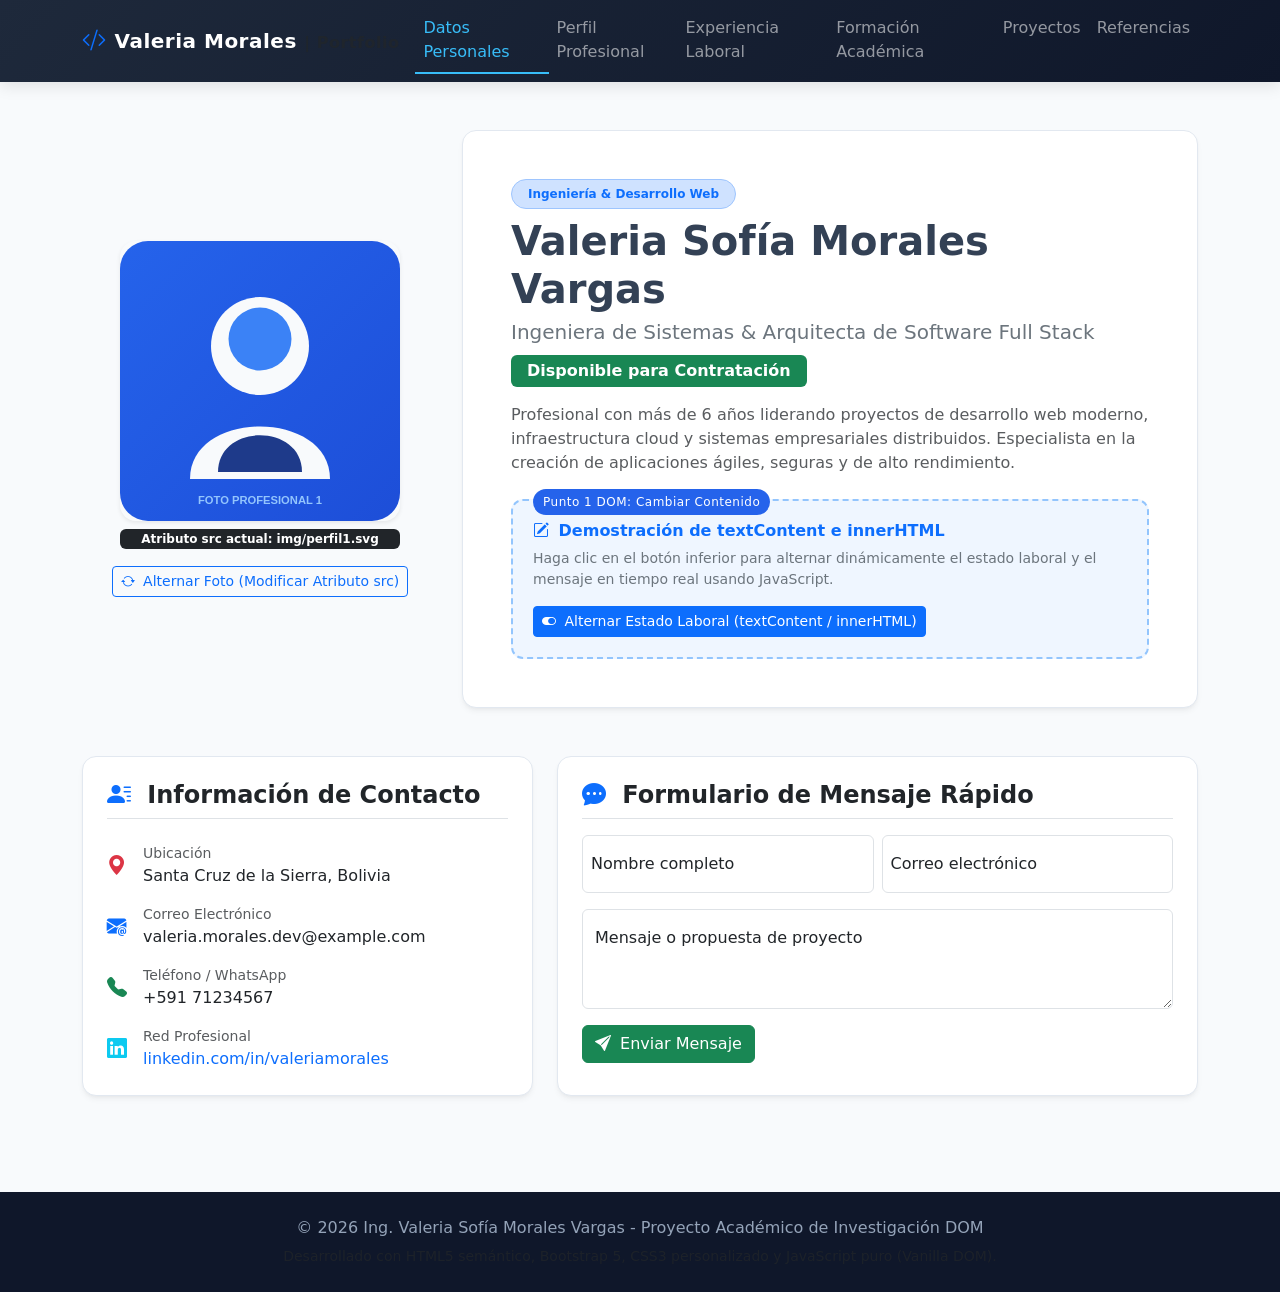
<file: index.html>
<!DOCTYPE html>
<html lang="es">
<head>
    <meta charset="UTF-8">
    <meta name="viewport" content="width=device-width, initial-scale=1.0">
    <title>Perfil Profesional - Ing. Valeria Morales</title>
    <!-- Bootstrap 5.3 CSS -->
    <link href="https://cdn.jsdelivr.net/npm/bootstrap@5.3.2/dist/css/bootstrap.min.css" rel="stylesheet">
    <!-- Bootstrap Icons -->
    <link rel="stylesheet" href="https://cdn.jsdelivr.net/npm/bootstrap-icons@1.11.1/font/bootstrap-icons.css">
    <!-- Estilos CSS Propios (Separados) -->
    <link rel="stylesheet" href="css/styles.css">
</head>
<body>
    <!-- Barra de Navegación Unificada -->
    <nav class="navbar navbar-expand-lg navbar-dark navbar-custom sticky-top">
        <div class="container">
            <a class="navbar-brand d-flex align-items-center" href="index.html">
                <i class="bi bi-code-slash text-primary me-2 fs-4"></i>
                <span>Valeria Morales <small class="text-muted fs-6 d-none d-sm-inline">| Portfolio</small></span>
            </a>
            <button class="navbar-toggler" type="button" data-bs-toggle="collapse" data-bs-target="#navbarNavDropdown" aria-controls="navbarNavDropdown" aria-expanded="false" aria-label="Toggle navigation">
                <span class="navbar-toggler-icon"></span>
            </button>
            <div class="collapse navbar-collapse" id="navbarNavDropdown">
                <ul class="navbar-nav ms-auto">
                    
                    <li class="nav-item">
                        <a class="nav-link active" href="index.html">Datos Personales</a>
                    </li>
                    <li class="nav-item">
                        <a class="nav-link " href="perfil.html">Perfil Profesional</a>
                    </li>
                    <li class="nav-item">
                        <a class="nav-link " href="experiencia.html">Experiencia Laboral</a>
                    </li>
                    <li class="nav-item">
                        <a class="nav-link " href="formacion.html">Formación Académica</a>
                    </li>
                    <li class="nav-item">
                        <a class="nav-link " href="proyectos.html">Proyectos</a>
                    </li>
                    <li class="nav-item">
                        <a class="nav-link " href="referencias.html">Referencias</a>
                    </li>
                </ul>
            </div>
        </div>
    </nav>

    <main class="container my-5">
        <div class="row align-items-center mb-5">
            <div class="col-lg-4 text-center mb-4 mb-lg-0">
                <div class="position-relative d-inline-block">
                    <img id="foto-perfil-img" src="img/perfil1.svg" alt="Fotografía Profesional Principal" class="img-fluid rounded-4 shadow-sm" style="max-width: 280px; transition: all 0.3s ease;">
                    <span id="badge-atributo-info" class="badge bg-dark mt-2 d-block">Atributo src actual: img/perfil1.svg</span>
                </div>
                <div class="mt-3">
                    <button id="btn-alternar-foto" class="btn btn-outline-primary btn-sm">
                        <i class="bi bi-arrow-repeat me-1"></i> Alternar Foto (Modificar Atributo src)
                    </button>
                </div>
            </div>

            <div class="col-lg-8">
                <div class="p-4 p-md-5 custom-card">
                    <div class="d-flex justify-content-between align-items-start flex-wrap gap-2 mb-3">
                        <div>
                            <span class="badge bg-primary-subtle text-primary border border-primary-subtle px-3 py-2 rounded-pill">Ingeniería &amp; Desarrollo Web</span>
                            <h1 class="display-6 fw-bold mt-2 mb-1">Valeria Sofía Morales Vargas</h1>
                            <p class="lead text-secondary mb-0">Ingeniera de Sistemas &amp; Arquitecta de Software Full Stack</p>
                        </div>
                        <span id="badge-estado-laboral" class="badge bg-success fs-6 py-2 px-3">Disponible para Contratación</span>
                    </div>

                    <p class="text-muted">
                        Profesional con más de 6 años liderando proyectos de desarrollo web moderno, infraestructura cloud y sistemas empresariales distribuidos. Especialista en la creación de aplicaciones ágiles, seguras y de alto rendimiento.
                    </p>

                    <!-- Zona interactiva para Cambiar Contenido -->
                    <div class="dom-demo-box">
                        <span class="badge-dom">Punto 1 DOM: Cambiar Contenido</span>
                        <h6 class="fw-bold text-primary mb-2"><i class="bi bi-pencil-square me-1"></i> Demostración de textContent e innerHTML</h6>
                        <p id="info-actualizacion" class="small mb-3 text-secondary">
                            Haga clic en el botón inferior para alternar dinámicamente el estado laboral y el mensaje en tiempo real usando JavaScript.
                        </p>
                        <button id="btn-cambiar-estado" class="btn btn-primary btn-sm">
                            <i class="bi bi-toggle-on me-1"></i> Alternar Estado Laboral (textContent / innerHTML)
                        </button>
                    </div>
                </div>
            </div>
        </div>

        <!-- Sección de Datos Personales y Contacto Directo -->
        <div class="row g-4">
            <div class="col-md-5">
                <div class="card h-100 custom-card p-4">
                    <h4 class="card-title text-dark fw-bold mb-4 border-bottom pb-2">
                        <i class="bi bi-person-lines-fill text-primary me-2"></i> Información de Contacto
                    </h4>
                    <ul class="list-unstyled d-flex flex-column gap-3 mb-0">
                        <li class="d-flex align-items-center">
                            <i class="bi bi-geo-alt-fill text-danger fs-5 me-3"></i>
                            <div>
                                <small class="text-muted d-block">Ubicación</small>
                                <span class="fw-medium">Santa Cruz de la Sierra, Bolivia</span>
                            </div>
                        </li>
                        <li class="d-flex align-items-center">
                            <i class="bi bi-envelope-at-fill text-primary fs-5 me-3"></i>
                            <div>
                                <small class="text-muted d-block">Correo Electrónico</small>
                                <span class="fw-medium">valeria.morales.dev@example.com</span>
                            </div>
                        </li>
                        <li class="d-flex align-items-center">
                            <i class="bi bi-telephone-fill text-success fs-5 me-3"></i>
                            <div>
                                <small class="text-muted d-block">Teléfono / WhatsApp</small>
                                <span class="fw-medium">+591 71234567</span>
                            </div>
                        </li>
                        <li class="d-flex align-items-center">
                            <i class="bi bi-linkedin text-info fs-5 me-3"></i>
                            <div>
                                <small class="text-muted d-block">Red Profesional</small>
                                <a href="https://linkedin.com" target="_blank" class="fw-medium text-decoration-none">linkedin.com/in/valeriamorales</a>
                            </div>
                        </li>
                    </ul>
                </div>
            </div>

            <div class="col-md-7">
                <div class="card h-100 custom-card p-4">
                    <h4 class="card-title text-dark fw-bold mb-3 border-bottom pb-2">
                        <i class="bi bi-chat-dots-fill text-primary me-2"></i> Formulario de Mensaje Rápido
                    </h4>
                    <form onsubmit="event.preventDefault(); alert('Mensaje enviado exitosamente a Valeria Morales.');">
                        <div class="row g-2 mb-3">
                            <div class="col-md-6 form-floating">
                                <input type="text" class="form-control" id="nombreContacto" placeholder="Nombre completo" required>
                                <label for="nombreContacto">Nombre completo</label>
                            </div>
                            <div class="col-md-6 form-floating">
                                <input type="email" class="form-control" id="emailContacto" placeholder="correo@ejemplo.com" required>
                                <label for="emailContacto">Correo electrónico</label>
                            </div>
                        </div>
                        <div class="form-floating mb-3">
                            <textarea class="form-control" placeholder="Escriba su consulta" id="mensajeContacto" style="height: 100px" required></textarea>
                            <label for="mensajeContacto">Mensaje o propuesta de proyecto</label>
                        </div>
                        <button type="submit" class="btn btn-success">
                            <i class="bi bi-send-fill me-1"></i> Enviar Mensaje
                        </button>
                    </form>
                </div>
            </div>
        </div>
    </main>

    <!-- Pie de Página Unificado -->
    <footer>
        <div class="container text-center">
            <p class="mb-1">&copy; 2026 Ing. Valeria Sofía Morales Vargas - Proyecto Académico de Investigación DOM</p>
            <small class="text-muted">Desarrollado con HTML5 semántico, Bootstrap 5, CSS3 personalizado y JavaScript puro (Vanilla DOM).</small>
        </div>
    </footer>

    <!-- Bootstrap Bundle JS (con Popper) -->
    <script src="https://cdn.jsdelivr.net/npm/bootstrap@5.3.2/dist/js/bootstrap.bundle.min.js"></script>
    <!-- Código JS Propio (Separado para manipulación del DOM) -->
    <script src="js/main.js"></script>
</body>
</html>
</file>
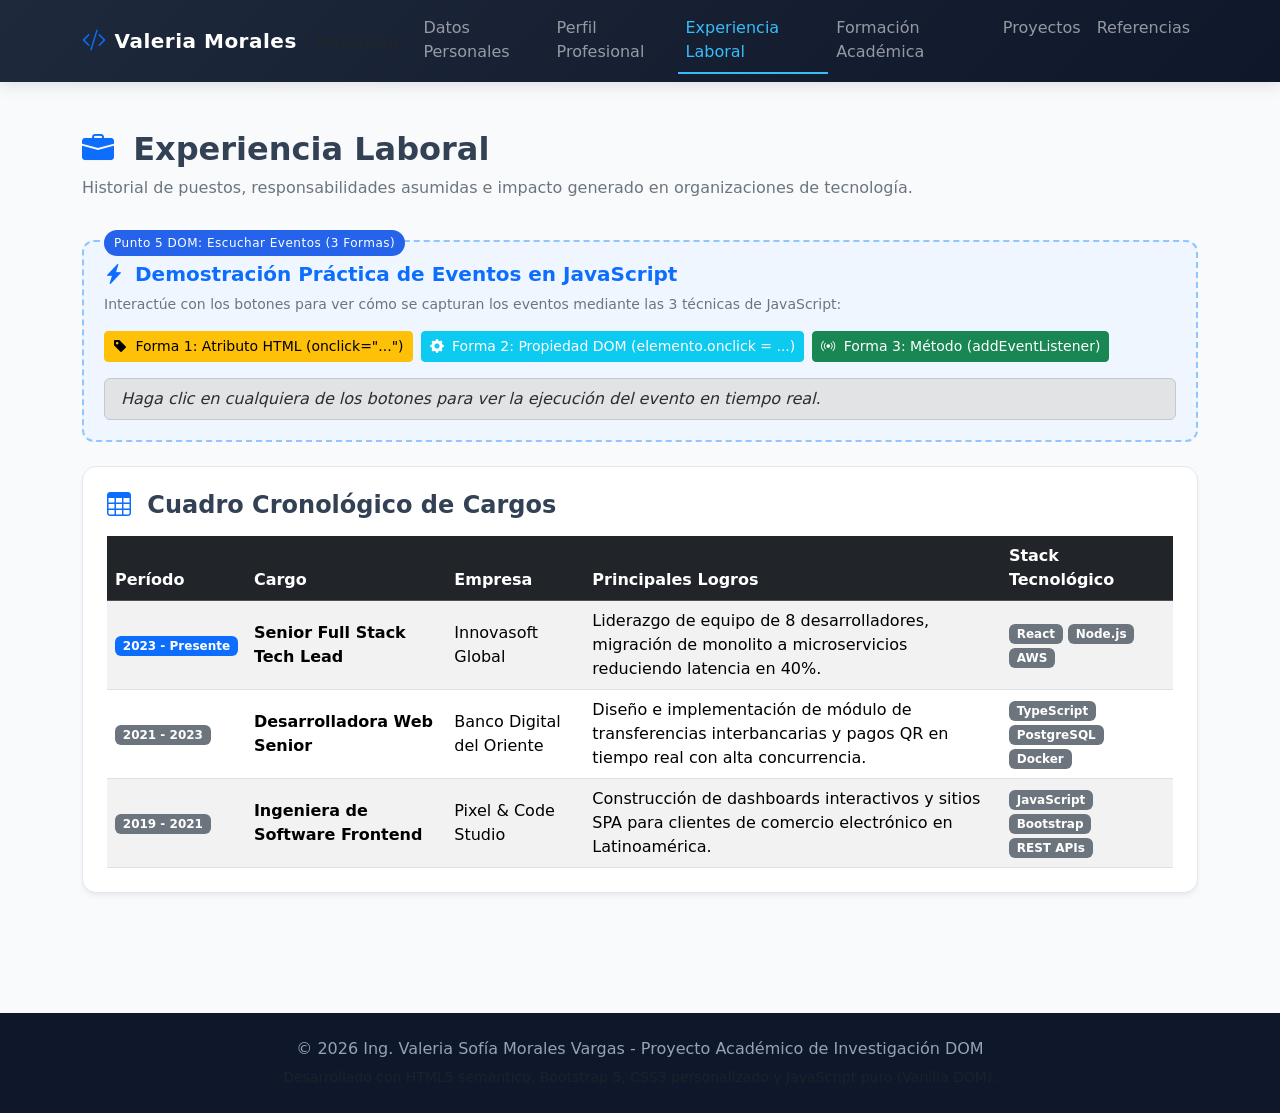
<file: experiencia.html>
<!DOCTYPE html>
<html lang="es">
<head>
    <meta charset="UTF-8">
    <meta name="viewport" content="width=device-width, initial-scale=1.0">
    <title>Perfil Profesional - Ing. Valeria Morales</title>
    <!-- Bootstrap 5.3 CSS -->
    <link href="https://cdn.jsdelivr.net/npm/bootstrap@5.3.2/dist/css/bootstrap.min.css" rel="stylesheet">
    <!-- Bootstrap Icons -->
    <link rel="stylesheet" href="https://cdn.jsdelivr.net/npm/bootstrap-icons@1.11.1/font/bootstrap-icons.css">
    <!-- Estilos CSS Propios (Separados) -->
    <link rel="stylesheet" href="css/styles.css">
</head>
<body>
    <!-- Barra de Navegación Unificada -->
    <nav class="navbar navbar-expand-lg navbar-dark navbar-custom sticky-top">
        <div class="container">
            <a class="navbar-brand d-flex align-items-center" href="index.html">
                <i class="bi bi-code-slash text-primary me-2 fs-4"></i>
                <span>Valeria Morales <small class="text-muted fs-6 d-none d-sm-inline">| Portfolio</small></span>
            </a>
            <button class="navbar-toggler" type="button" data-bs-toggle="collapse" data-bs-target="#navbarNavDropdown" aria-controls="navbarNavDropdown" aria-expanded="false" aria-label="Toggle navigation">
                <span class="navbar-toggler-icon"></span>
            </button>
            <div class="collapse navbar-collapse" id="navbarNavDropdown">
                <ul class="navbar-nav ms-auto">
                    
                    <li class="nav-item">
                        <a class="nav-link " href="index.html">Datos Personales</a>
                    </li>
                    <li class="nav-item">
                        <a class="nav-link " href="perfil.html">Perfil Profesional</a>
                    </li>
                    <li class="nav-item">
                        <a class="nav-link active" href="experiencia.html">Experiencia Laboral</a>
                    </li>
                    <li class="nav-item">
                        <a class="nav-link " href="formacion.html">Formación Académica</a>
                    </li>
                    <li class="nav-item">
                        <a class="nav-link " href="proyectos.html">Proyectos</a>
                    </li>
                    <li class="nav-item">
                        <a class="nav-link " href="referencias.html">Referencias</a>
                    </li>
                </ul>
            </div>
        </div>
    </nav>

    <main class="container my-5">
        <div class="row mb-4">
            <div class="col-12">
                <h2 class="fw-bold"><i class="bi bi-briefcase-fill text-primary me-2"></i> Experiencia Laboral</h2>
                <p class="text-secondary">Historial de puestos, responsabilidades asumidas e impacto generado en organizaciones de tecnología.</p>
            </div>
        </div>

        <!-- Demostración DOM: 3 Formas de Eventos -->
        <div class="dom-demo-box mb-4">
            <span class="badge-dom">Punto 5 DOM: Escuchar Eventos (3 Formas)</span>
            <h5 class="fw-bold text-primary mb-2"><i class="bi bi-lightning-charge-fill me-1"></i> Demostración Práctica de Eventos en JavaScript</h5>
            <p class="small text-secondary mb-3">
                Interactúe con los botones para ver cómo se capturan los eventos mediante las 3 técnicas de JavaScript:
            </p>
            <div class="d-flex flex-wrap gap-2">
                <!-- FORMA 1: Atributo HTML Inline -->
                <button onclick="mostrarDetalleInline('Lead Software Architect')" class="btn btn-warning btn-sm">
                    <i class="bi bi-tag-fill me-1"></i> Forma 1: Atributo HTML (onclick="...")
                </button>
                <!-- FORMA 2: Propiedad del objeto DOM -->
                <button id="btn-evento-propiedad" class="btn btn-info btn-sm text-white">
                    <i class="bi bi-gear-fill me-1"></i> Forma 2: Propiedad DOM (elemento.onclick = ...)
                </button>
                <!-- FORMA 3: Método addEventListener -->
                <button id="btn-evento-listener" class="btn btn-success btn-sm">
                    <i class="bi bi-broadcast me-1"></i> Forma 3: Método (addEventListener)
                </button>
            </div>
            <div id="caja-respuesta-evento" class="alert alert-secondary mt-3 mb-0 py-2">
                <em>Haga clic en cualquiera de los botones para ver la ejecución del evento en tiempo real.</em>
            </div>
        </div>

        <!-- Tabla Responsiva de Bootstrap -->
        <div class="custom-card p-4 mb-4">
            <h4 class="fw-bold mb-3"><i class="bi bi-table text-primary me-2"></i> Cuadro Cronológico de Cargos</h4>
            <div class="table-responsive">
                <table class="table table-hover table-striped align-middle mb-0">
                    <thead class="table-dark">
                        <tr>
                            <th scope="col">Período</th>
                            <th scope="col">Cargo</th>
                            <th scope="col">Empresa</th>
                            <th scope="col">Principales Logros</th>
                            <th scope="col">Stack Tecnológico</th>
                        </tr>
                    </thead>
                    <tbody>
                        <tr id="tarjeta-experiencia-destacada">
                            <td><span class="badge bg-primary">2023 - Presente</span></td>
                            <td class="fw-bold">Senior Full Stack Tech Lead</td>
                            <td>Innovasoft Global</td>
                            <td>Liderazgo de equipo de 8 desarrolladores, migración de monolito a microservicios reduciendo latencia en 40%.</td>
                            <td>
                                <span class="badge bg-secondary">React</span>
                                <span class="badge bg-secondary">Node.js</span>
                                <span class="badge bg-secondary">AWS</span>
                            </td>
                        </tr>
                        <tr>
                            <td><span class="badge bg-secondary">2021 - 2023</span></td>
                            <td class="fw-bold">Desarrolladora Web Senior</td>
                            <td>Banco Digital del Oriente</td>
                            <td>Diseño e implementación de módulo de transferencias interbancarias y pagos QR en tiempo real con alta concurrencia.</td>
                            <td>
                                <span class="badge bg-secondary">TypeScript</span>
                                <span class="badge bg-secondary">PostgreSQL</span>
                                <span class="badge bg-secondary">Docker</span>
                            </td>
                        </tr>
                        <tr>
                            <td><span class="badge bg-secondary">2019 - 2021</span></td>
                            <td class="fw-bold">Ingeniera de Software Frontend</td>
                            <td>Pixel &amp; Code Studio</td>
                            <td>Construcción de dashboards interactivos y sitios SPA para clientes de comercio electrónico en Latinoamérica.</td>
                            <td>
                                <span class="badge bg-secondary">JavaScript</span>
                                <span class="badge bg-secondary">Bootstrap</span>
                                <span class="badge bg-secondary">REST APIs</span>
                            </td>
                        </tr>
                    </tbody>
                </table>
            </div>
        </div>
    </main>

    <!-- Pie de Página Unificado -->
    <footer>
        <div class="container text-center">
            <p class="mb-1">&copy; 2026 Ing. Valeria Sofía Morales Vargas - Proyecto Académico de Investigación DOM</p>
            <small class="text-muted">Desarrollado con HTML5 semántico, Bootstrap 5, CSS3 personalizado y JavaScript puro (Vanilla DOM).</small>
        </div>
    </footer>

    <!-- Bootstrap Bundle JS (con Popper) -->
    <script src="https://cdn.jsdelivr.net/npm/bootstrap@5.3.2/dist/js/bootstrap.bundle.min.js"></script>
    <!-- Código JS Propio (Separado para manipulación del DOM) -->
    <script src="js/main.js"></script>
</body>
</html>
</file>
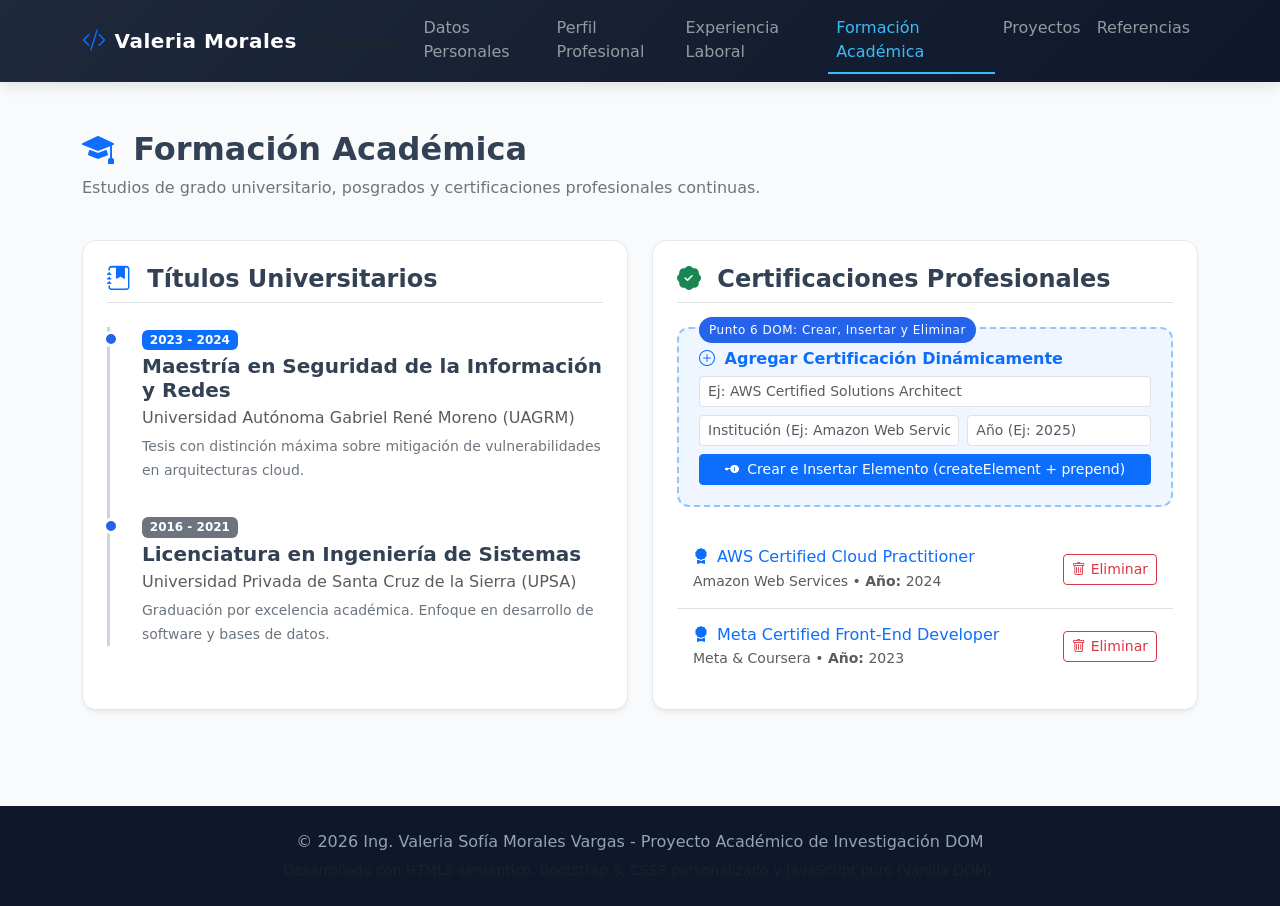
<file: formacion.html>
<!DOCTYPE html>
<html lang="es">
<head>
    <meta charset="UTF-8">
    <meta name="viewport" content="width=device-width, initial-scale=1.0">
    <title>Perfil Profesional - Ing. Valeria Morales</title>
    <!-- Bootstrap 5.3 CSS -->
    <link href="https://cdn.jsdelivr.net/npm/bootstrap@5.3.2/dist/css/bootstrap.min.css" rel="stylesheet">
    <!-- Bootstrap Icons -->
    <link rel="stylesheet" href="https://cdn.jsdelivr.net/npm/bootstrap-icons@1.11.1/font/bootstrap-icons.css">
    <!-- Estilos CSS Propios (Separados) -->
    <link rel="stylesheet" href="css/styles.css">
</head>
<body>
    <!-- Barra de Navegación Unificada -->
    <nav class="navbar navbar-expand-lg navbar-dark navbar-custom sticky-top">
        <div class="container">
            <a class="navbar-brand d-flex align-items-center" href="index.html">
                <i class="bi bi-code-slash text-primary me-2 fs-4"></i>
                <span>Valeria Morales <small class="text-muted fs-6 d-none d-sm-inline">| Portfolio</small></span>
            </a>
            <button class="navbar-toggler" type="button" data-bs-toggle="collapse" data-bs-target="#navbarNavDropdown" aria-controls="navbarNavDropdown" aria-expanded="false" aria-label="Toggle navigation">
                <span class="navbar-toggler-icon"></span>
            </button>
            <div class="collapse navbar-collapse" id="navbarNavDropdown">
                <ul class="navbar-nav ms-auto">
                    
                    <li class="nav-item">
                        <a class="nav-link " href="index.html">Datos Personales</a>
                    </li>
                    <li class="nav-item">
                        <a class="nav-link " href="perfil.html">Perfil Profesional</a>
                    </li>
                    <li class="nav-item">
                        <a class="nav-link " href="experiencia.html">Experiencia Laboral</a>
                    </li>
                    <li class="nav-item">
                        <a class="nav-link active" href="formacion.html">Formación Académica</a>
                    </li>
                    <li class="nav-item">
                        <a class="nav-link " href="proyectos.html">Proyectos</a>
                    </li>
                    <li class="nav-item">
                        <a class="nav-link " href="referencias.html">Referencias</a>
                    </li>
                </ul>
            </div>
        </div>
    </nav>

    <main class="container my-5">
        <div class="row mb-4">
            <div class="col-12">
                <h2 class="fw-bold"><i class="bi bi-mortarboard-fill text-primary me-2"></i> Formación Académica</h2>
                <p class="text-secondary">Estudios de grado universitario, posgrados y certificaciones profesionales continuas.</p>
            </div>
        </div>

        <div class="row g-4">
            <!-- Columna de Títulos Universitarios (Timeline) -->
            <div class="col-lg-6">
                <div class="custom-card p-4 h-100">
                    <h4 class="fw-bold mb-4 border-bottom pb-2">
                        <i class="bi bi-journal-bookmark-fill text-primary me-2"></i> Títulos Universitarios
                    </h4>
                    <div class="timeline">
                        <div class="timeline-item">
                            <span class="badge bg-primary mb-1">2023 - 2024</span>
                            <h5 class="fw-bold mb-1">Maestría en Seguridad de la Información y Redes</h5>
                            <p class="text-muted mb-1">Universidad Autónoma Gabriel René Moreno (UAGRM)</p>
                            <small class="text-secondary">Tesis con distinción máxima sobre mitigación de vulnerabilidades en arquitecturas cloud.</small>
                        </div>
                        <div class="timeline-item">
                            <span class="badge bg-secondary mb-1">2016 - 2021</span>
                            <h5 class="fw-bold mb-1">Licenciatura en Ingeniería de Sistemas</h5>
                            <p class="text-muted mb-1">Universidad Privada de Santa Cruz de la Sierra (UPSA)</p>
                            <small class="text-secondary">Graduación por excelencia académica. Enfoque en desarrollo de software y bases de datos.</small>
                        </div>
                    </div>
                </div>
            </div>

            <!-- Columna de Certificaciones y Demostración DOM Crear/Eliminar -->
            <div class="col-lg-6">
                <div class="custom-card p-4 h-100">
                    <h4 class="fw-bold mb-3 border-bottom pb-2">
                        <i class="bi bi-patch-check-fill text-success me-2"></i> Certificaciones Profesionales
                    </h4>

                    <!-- Zona interactiva para Crear, Insertar y Eliminar Elementos -->
                    <div class="dom-demo-box mb-4">
                        <span class="badge-dom">Punto 6 DOM: Crear, Insertar y Eliminar</span>
                        <h6 class="fw-bold text-primary mb-2"><i class="bi bi-plus-circle me-1"></i> Agregar Certificación Dinámicamente</h6>
                        <div class="row g-2 mb-2">
                            <div class="col-12">
                                <input type="text" id="input-nombre-cert" class="form-control form-control-sm" placeholder="Ej: AWS Certified Solutions Architect">
                            </div>
                            <div class="col-md-7">
                                <input type="text" id="input-institucion-cert" class="form-control form-control-sm" placeholder="Institución (Ej: Amazon Web Services)">
                            </div>
                            <div class="col-md-5">
                                <input type="number" id="input-anio-cert" class="form-control form-control-sm" placeholder="Año (Ej: 2025)">
                            </div>
                        </div>
                        <button id="btn-agregar-certificacion" class="btn btn-primary btn-sm w-100">
                            <i class="bi bi-node-plus-fill me-1"></i> Crear e Insertar Elemento (createElement + prepend)
                        </button>
                    </div>

                    <!-- Lista Interactiva con Botones para Eliminar -->
                    <ul id="lista-certificaciones" class="list-group list-group-flush">
                        <li class="list-group-item d-flex justify-content-between align-items-center p-3">
                            <div>
                                <h6 class="mb-1 text-primary"><i class="bi bi-award-fill me-2"></i>AWS Certified Cloud Practitioner</h6>
                                <p class="mb-0 text-muted small">Amazon Web Services &bull; <strong>Año:</strong> 2024</p>
                            </div>
                            <button class="btn btn-outline-danger btn-sm btn-eliminar-item" title="Eliminar este elemento del DOM">
                                <i class="bi bi-trash"></i> Eliminar
                            </button>
                        </li>
                        <li class="list-group-item d-flex justify-content-between align-items-center p-3">
                            <div>
                                <h6 class="mb-1 text-primary"><i class="bi bi-award-fill me-2"></i>Meta Certified Front-End Developer</h6>
                                <p class="mb-0 text-muted small">Meta &amp; Coursera &bull; <strong>Año:</strong> 2023</p>
                            </div>
                            <button class="btn btn-outline-danger btn-sm btn-eliminar-item" title="Eliminar este elemento del DOM">
                                <i class="bi bi-trash"></i> Eliminar
                            </button>
                        </li>
                    </ul>
                </div>
            </div>
        </div>
    </main>

    <!-- Pie de Página Unificado -->
    <footer>
        <div class="container text-center">
            <p class="mb-1">&copy; 2026 Ing. Valeria Sofía Morales Vargas - Proyecto Académico de Investigación DOM</p>
            <small class="text-muted">Desarrollado con HTML5 semántico, Bootstrap 5, CSS3 personalizado y JavaScript puro (Vanilla DOM).</small>
        </div>
    </footer>

    <!-- Bootstrap Bundle JS (con Popper) -->
    <script src="https://cdn.jsdelivr.net/npm/bootstrap@5.3.2/dist/js/bootstrap.bundle.min.js"></script>
    <!-- Código JS Propio (Separado para manipulación del DOM) -->
    <script src="js/main.js"></script>
</body>
</html>
</file>
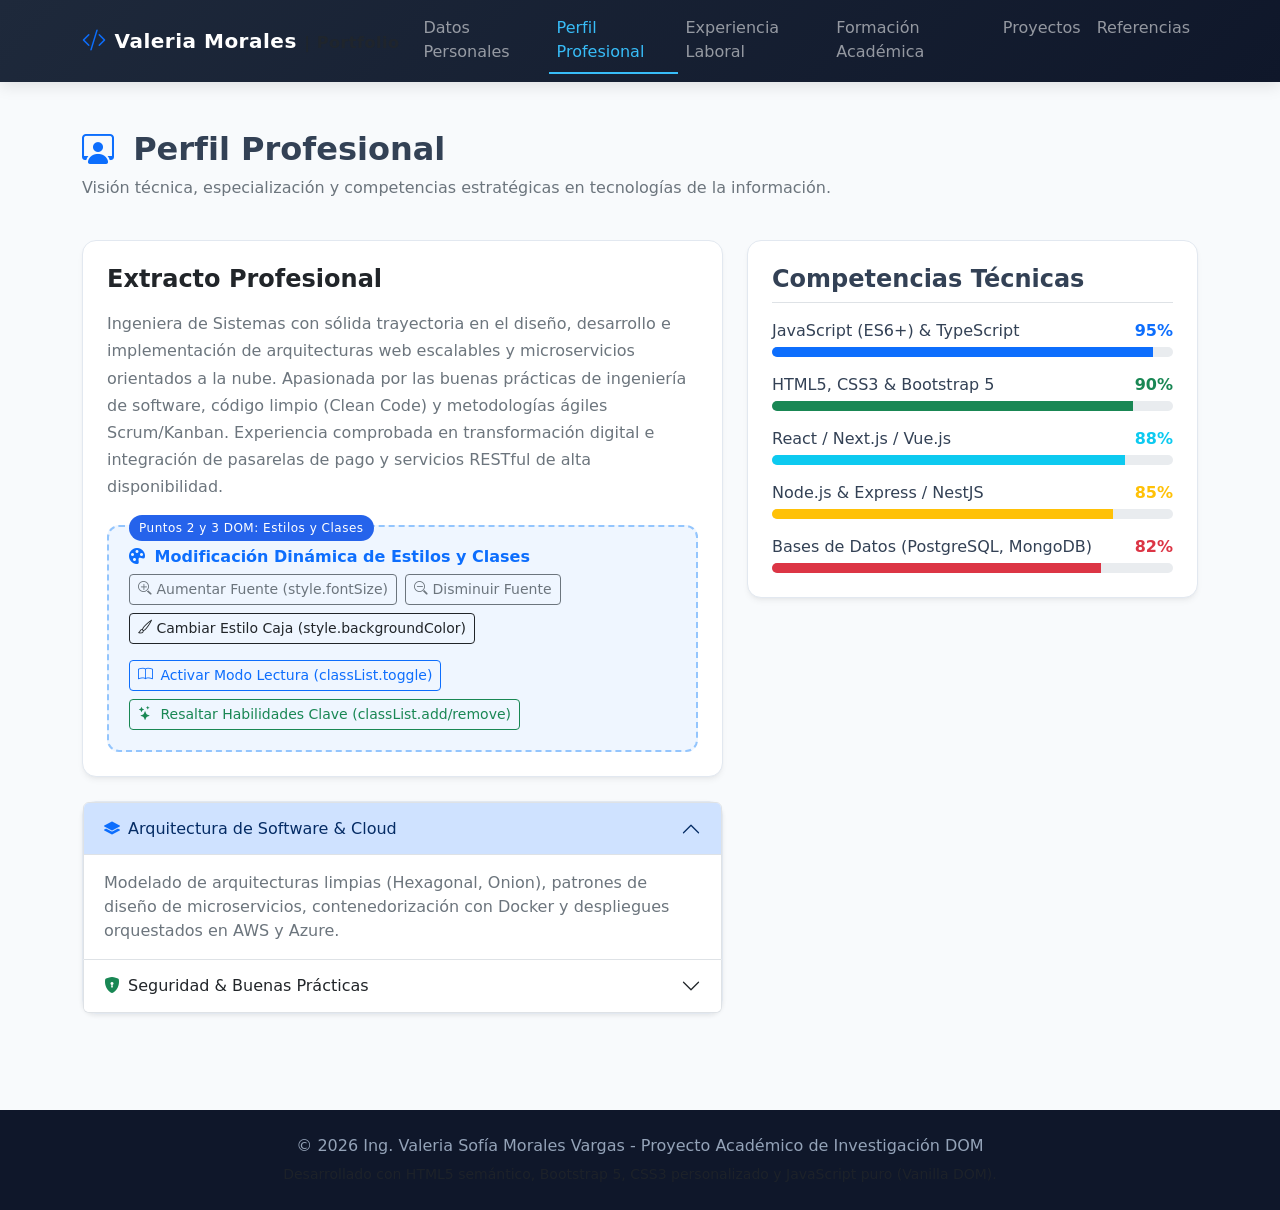
<file: perfil.html>
<!DOCTYPE html>
<html lang="es">
<head>
    <meta charset="UTF-8">
    <meta name="viewport" content="width=device-width, initial-scale=1.0">
    <title>Perfil Profesional - Ing. Valeria Morales</title>
    <!-- Bootstrap 5.3 CSS -->
    <link href="https://cdn.jsdelivr.net/npm/bootstrap@5.3.2/dist/css/bootstrap.min.css" rel="stylesheet">
    <!-- Bootstrap Icons -->
    <link rel="stylesheet" href="https://cdn.jsdelivr.net/npm/bootstrap-icons@1.11.1/font/bootstrap-icons.css">
    <!-- Estilos CSS Propios (Separados) -->
    <link rel="stylesheet" href="css/styles.css">
</head>
<body>
    <!-- Barra de Navegación Unificada -->
    <nav class="navbar navbar-expand-lg navbar-dark navbar-custom sticky-top">
        <div class="container">
            <a class="navbar-brand d-flex align-items-center" href="index.html">
                <i class="bi bi-code-slash text-primary me-2 fs-4"></i>
                <span>Valeria Morales <small class="text-muted fs-6 d-none d-sm-inline">| Portfolio</small></span>
            </a>
            <button class="navbar-toggler" type="button" data-bs-toggle="collapse" data-bs-target="#navbarNavDropdown" aria-controls="navbarNavDropdown" aria-expanded="false" aria-label="Toggle navigation">
                <span class="navbar-toggler-icon"></span>
            </button>
            <div class="collapse navbar-collapse" id="navbarNavDropdown">
                <ul class="navbar-nav ms-auto">
                    
                    <li class="nav-item">
                        <a class="nav-link " href="index.html">Datos Personales</a>
                    </li>
                    <li class="nav-item">
                        <a class="nav-link active" href="perfil.html">Perfil Profesional</a>
                    </li>
                    <li class="nav-item">
                        <a class="nav-link " href="experiencia.html">Experiencia Laboral</a>
                    </li>
                    <li class="nav-item">
                        <a class="nav-link " href="formacion.html">Formación Académica</a>
                    </li>
                    <li class="nav-item">
                        <a class="nav-link " href="proyectos.html">Proyectos</a>
                    </li>
                    <li class="nav-item">
                        <a class="nav-link " href="referencias.html">Referencias</a>
                    </li>
                </ul>
            </div>
        </div>
    </nav>

    <main class="container my-5">
        <div class="row mb-4">
            <div class="col-12">
                <h2 class="fw-bold"><i class="bi bi-person-workspace text-primary me-2"></i> Perfil Profesional</h2>
                <p class="text-secondary">Visión técnica, especialización y competencias estratégicas en tecnologías de la información.</p>
            </div>
        </div>

        <div class="row g-4">
            <!-- Columna Principal de Resumen y Controles de DOM -->
            <div class="col-lg-7">
                <div id="contenedor-tarjeta-perfil" class="custom-card p-4 mb-4">
                    <h4 class="fw-bold mb-3 text-dark">Extracto Profesional</h4>
                    <p id="texto-perfil-extracto" class="text-secondary mb-3" style="line-height: 1.7;">
                        Ingeniera de Sistemas con sólida trayectoria en el diseño, desarrollo e implementación de arquitecturas web escalables y microservicios orientados a la nube. Apasionada por las buenas prácticas de ingeniería de software, código limpio (Clean Code) y metodologías ágiles Scrum/Kanban. Experiencia comprobada en transformación digital e integración de pasarelas de pago y servicios RESTful de alta disponibilidad.
                    </p>

                    <!-- Zona interactiva para Modificar Estilos CSS y Clases -->
                    <div class="dom-demo-box">
                        <span class="badge-dom">Puntos 2 y 3 DOM: Estilos y Clases</span>
                        <h6 class="fw-bold text-primary mb-2"><i class="bi bi-palette-fill me-1"></i> Modificación Dinámica de Estilos y Clases</h6>
                        <div class="d-flex flex-wrap gap-2 mb-3">
                            <button id="btn-aumentar-fuente" class="btn btn-outline-secondary btn-sm">
                                <i class="bi bi-zoom-in"></i> Aumentar Fuente (style.fontSize)
                            </button>
                            <button id="btn-disminuir-fuente" class="btn btn-outline-secondary btn-sm">
                                <i class="bi bi-zoom-out"></i> Disminuir Fuente
                            </button>
                            <button id="btn-color-tema" class="btn btn-outline-dark btn-sm">
                                <i class="bi bi-brush"></i> Cambiar Estilo Caja (style.backgroundColor)
                            </button>
                        </div>
                        <div class="d-flex flex-wrap gap-2">
                            <button id="btn-modo-lectura" class="btn btn-outline-primary btn-sm">
                                <i class="bi bi-book me-1"></i> Activar Modo Lectura (classList.toggle)
                            </button>
                            <button id="btn-resaltar-habilidades" class="btn btn-outline-success btn-sm">
                                <i class="bi bi-stars me-1"></i> Resaltar Habilidades Clave (classList.add/remove)
                            </button>
                        </div>
                    </div>
                </div>

                <!-- Acordeón Bootstrap con Áreas de Especialización -->
                <div class="accordion custom-card shadow-sm" id="accordionPerfil">
                    <div class="accordion-item">
                        <h2 class="accordion-header" id="headingOne">
                            <button class="accordion-button" type="button" data-bs-toggle="collapse" data-bs-target="#collapseOne" aria-expanded="true" aria-controls="collapseOne">
                                <i class="bi bi-layers-fill text-primary me-2"></i> Arquitectura de Software &amp; Cloud
                            </button>
                        </h2>
                        <div id="collapseOne" class="accordion-collapse collapse show" aria-labelledby="headingOne" data-bs-parent="#accordionPerfil">
                            <div class="accordion-body text-secondary">
                                Modelado de arquitecturas limpias (Hexagonal, Onion), patrones de diseño de microservicios, contenedorización con Docker y despliegues orquestados en AWS y Azure.
                            </div>
                        </div>
                    </div>
                    <div class="accordion-item">
                        <h2 class="accordion-header" id="headingTwo">
                            <button class="accordion-button collapsed" type="button" data-bs-toggle="collapse" data-bs-target="#collapseTwo" aria-expanded="false" aria-controls="collapseTwo">
                                <i class="bi bi-shield-lock-fill text-success me-2"></i> Seguridad &amp; Buenas Prácticas
                            </button>
                        </h2>
                        <div id="collapseTwo" class="accordion-collapse collapse" aria-labelledby="headingTwo" data-bs-parent="#accordionPerfil">
                            <div class="accordion-body text-secondary">
                                Implementación de estándares OWASP Top 10, autenticación robusta mediante OAuth 2.0 y JWT, cifrado de datos y auditorías de seguridad en endpoints API.
                            </div>
                        </div>
                    </div>
                </div>
            </div>

            <!-- Columna Lateral: Habilidades y Barras de Progreso -->
            <div class="col-lg-5">
                <div id="seccion-habilidades" class="custom-card p-4 transition-all">
                    <h4 class="fw-bold mb-3 border-bottom pb-2">Competencias Técnicas</h4>
                    
                    <div class="mb-3">
                        <div class="d-flex justify-content-between mb-1">
                            <span class="fw-medium">JavaScript (ES6+) &amp; TypeScript</span>
                            <span class="text-primary fw-bold">95%</span>
                        </div>
                        <div class="progress" style="height: 10px;">
                            <div class="progress-bar bg-primary" role="progressbar" style="width: 95%"></div>
                        </div>
                    </div>

                    <div class="mb-3">
                        <div class="d-flex justify-content-between mb-1">
                            <span class="fw-medium">HTML5, CSS3 &amp; Bootstrap 5</span>
                            <span class="text-success fw-bold">90%</span>
                        </div>
                        <div class="progress" style="height: 10px;">
                            <div class="progress-bar bg-success" role="progressbar" style="width: 90%"></div>
                        </div>
                    </div>

                    <div class="mb-3">
                        <div class="d-flex justify-content-between mb-1">
                            <span class="fw-medium">React / Next.js / Vue.js</span>
                            <span class="text-info fw-bold">88%</span>
                        </div>
                        <div class="progress" style="height: 10px;">
                            <div class="progress-bar bg-info" role="progressbar" style="width: 88%"></div>
                        </div>
                    </div>

                    <div class="mb-3">
                        <div class="d-flex justify-content-between mb-1">
                            <span class="fw-medium">Node.js &amp; Express / NestJS</span>
                            <span class="text-warning fw-bold">85%</span>
                        </div>
                        <div class="progress" style="height: 10px;">
                            <div class="progress-bar bg-warning" role="progressbar" style="width: 85%"></div>
                        </div>
                    </div>

                    <div>
                        <div class="d-flex justify-content-between mb-1">
                            <span class="fw-medium">Bases de Datos (PostgreSQL, MongoDB)</span>
                            <span class="text-danger fw-bold">82%</span>
                        </div>
                        <div class="progress" style="height: 10px;">
                            <div class="progress-bar bg-danger" role="progressbar" style="width: 82%"></div>
                        </div>
                    </div>
                </div>
            </div>
        </div>
    </main>

    <!-- Pie de Página Unificado -->
    <footer>
        <div class="container text-center">
            <p class="mb-1">&copy; 2026 Ing. Valeria Sofía Morales Vargas - Proyecto Académico de Investigación DOM</p>
            <small class="text-muted">Desarrollado con HTML5 semántico, Bootstrap 5, CSS3 personalizado y JavaScript puro (Vanilla DOM).</small>
        </div>
    </footer>

    <!-- Bootstrap Bundle JS (con Popper) -->
    <script src="https://cdn.jsdelivr.net/npm/bootstrap@5.3.2/dist/js/bootstrap.bundle.min.js"></script>
    <!-- Código JS Propio (Separado para manipulación del DOM) -->
    <script src="js/main.js"></script>
</body>
</html>
</file>
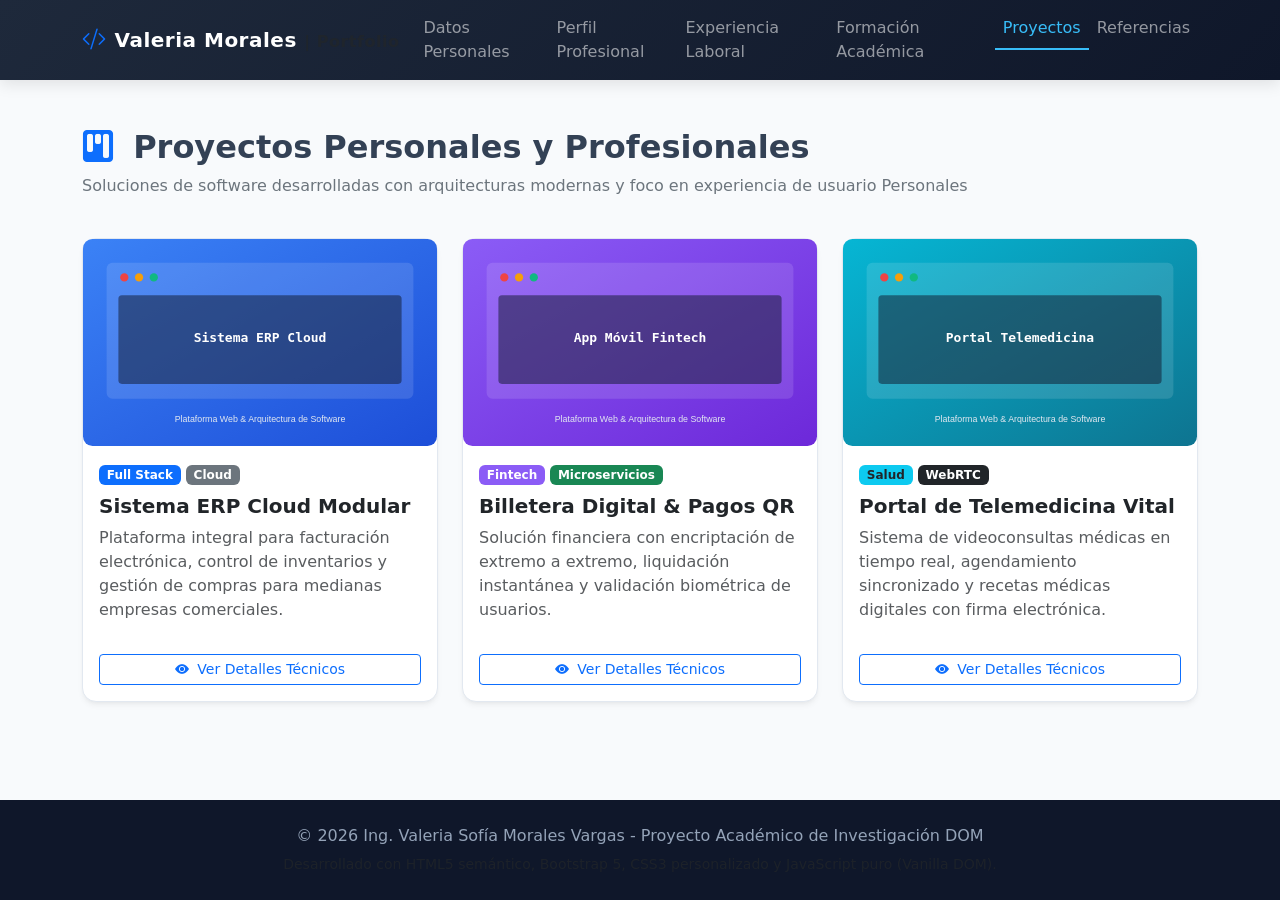
<file: proyectos.html>
<!DOCTYPE html>
<html lang="es">
<head>
    <meta charset="UTF-8">
    <meta name="viewport" content="width=device-width, initial-scale=1.0">
    <title>Perfil Profesional - Ing. Valeria Morales</title>
    <!-- Bootstrap 5.3 CSS -->
    <link href="https://cdn.jsdelivr.net/npm/bootstrap@5.3.2/dist/css/bootstrap.min.css" rel="stylesheet">
    <!-- Bootstrap Icons -->
    <link rel="stylesheet" href="https://cdn.jsdelivr.net/npm/bootstrap-icons@1.11.1/font/bootstrap-icons.css">
    <!-- Estilos CSS Propios (Separados) -->
    <link rel="stylesheet" href="css/styles.css">
</head>
<body>
    <!-- Barra de Navegación Unificada -->
    <nav class="navbar navbar-expand-lg navbar-dark navbar-custom sticky-top">
        <div class="container">
            <a class="navbar-brand d-flex align-items-center" href="index.html">
                <i class="bi bi-code-slash text-primary me-2 fs-4"></i>
                <span>Valeria Morales <small class="text-muted fs-6 d-none d-sm-inline">| Portfolio</small></span>
            </a>
            <button class="navbar-toggler" type="button" data-bs-toggle="collapse" data-bs-target="#navbarNavDropdown" aria-controls="navbarNavDropdown" aria-expanded="false" aria-label="Toggle navigation">
                <span class="navbar-toggler-icon"></span>
            </button>
            <div class="collapse navbar-collapse" id="navbarNavDropdown">
                <ul class="navbar-nav ms-auto">
                    
                    <li class="nav-item">
                        <a class="nav-link " href="index.html">Datos Personales</a>
                    </li>
                    <li class="nav-item">
                        <a class="nav-link " href="perfil.html">Perfil Profesional</a>
                    </li>
                    <li class="nav-item">
                        <a class="nav-link " href="experiencia.html">Experiencia Laboral</a>
                    </li>
                    <li class="nav-item">
                        <a class="nav-link " href="formacion.html">Formación Académica</a>
                    </li>
                    <li class="nav-item">
                        <a class="nav-link active" href="proyectos.html">Proyectos</a>
                    </li>
                    <li class="nav-item">
                        <a class="nav-link " href="referencias.html">Referencias</a>
                    </li>
                </ul>
            </div>
        </div>
    </nav>

    <main class="container my-5">
        <div class="row mb-4">
            <div class="col-12">
                <h2 class="fw-bold"><i class="bi bi-kanban-fill text-primary me-2"></i> Proyectos Personales y Profesionales</h2>
                <p class="text-secondary">Soluciones de software desarrolladas con arquitecturas modernas y foco en experiencia de usuario Personales</p>
            </div>
        </div>

        <div class="row g-4">
            <!-- Proyecto 1 -->
            <div class="col-md-4">
                <div class="card h-100 custom-card">
                    <img src="img/proyecto1.svg" class="card-img-top" alt="Sistema ERP Cloud">
                    <div class="card-body d-flex flex-column">
                        <div class="mb-2">
                            <span class="badge bg-primary">Full Stack</span>
                            <span class="badge bg-secondary">Cloud</span>
                        </div>
                        <h5 class="card-title fw-bold">Sistema ERP Cloud Modular</h5>
                        <p class="card-text text-muted flex-grow-1">
                            Plataforma integral para facturación electrónica, control de inventarios y gestión de compras para medianas empresas comerciales.
                        </p>
                        <button class="btn btn-outline-primary btn-sm mt-3" data-bs-toggle="modal" data-bs-target="#modalProyecto1">
                            <i class="bi bi-eye-fill me-1"></i> Ver Detalles Técnicos
                        </button>
                    </div>
                </div>
            </div>

            <!-- Proyecto 2 -->
            <div class="col-md-4">
                <div class="card h-100 custom-card">
                    <img src="img/proyecto2.svg" class="card-img-top" alt="App Móvil Fintech">
                    <div class="card-body d-flex flex-column">
                        <div class="mb-2">
                            <span class="badge bg-purple text-white" style="background-color: #8b5cf6;">Fintech</span>
                            <span class="badge bg-success">Microservicios</span>
                        </div>
                        <h5 class="card-title fw-bold">Billetera Digital &amp; Pagos QR</h5>
                        <p class="card-text text-muted flex-grow-1">
                            Solución financiera con encriptación de extremo a extremo, liquidación instantánea y validación biométrica de usuarios.
                        </p>
                        <button class="btn btn-outline-primary btn-sm mt-3" data-bs-toggle="modal" data-bs-target="#modalProyecto2">
                            <i class="bi bi-eye-fill me-1"></i> Ver Detalles Técnicos
                        </button>
                    </div>
                </div>
            </div>

            <!-- Proyecto 3 -->
            <div class="col-md-4">
                <div class="card h-100 custom-card">
                    <img src="img/proyecto3.svg" class="card-img-top" alt="Portal Telemedicina">
                    <div class="card-body d-flex flex-column">
                        <div class="mb-2">
                            <span class="badge bg-info text-dark">Salud</span>
                            <span class="badge bg-dark">WebRTC</span>
                        </div>
                        <h5 class="card-title fw-bold">Portal de Telemedicina Vital</h5>
                        <p class="card-text text-muted flex-grow-1">
                            Sistema de videoconsultas médicas en tiempo real, agendamiento sincronizado y recetas médicas digitales con firma electrónica.
                        </p>
                        <button class="btn btn-outline-primary btn-sm mt-3" data-bs-toggle="modal" data-bs-target="#modalProyecto3">
                            <i class="bi bi-eye-fill me-1"></i> Ver Detalles Técnicos
                        </button>
                    </div>
                </div>
            </div>
        </div>

        <!-- Modales de Bootstrap para Proyecto 1 -->
        <div class="modal fade" id="modalProyecto1" tabindex="-1" aria-labelledby="modalProyecto1Label" aria-hidden="true">
            <div class="modal-dialog modal-dialog-centered">
                <div class="modal-content">
                    <div class="modal-header bg-primary text-white">
                        <h5 class="modal-title" id="modalProyecto1Label"><i class="bi bi-cpu-fill me-2"></i>Ficha Técnica: ERP Cloud</h5>
                        <button type="button" class="btn-close btn-close-white" data-bs-dismiss="modal" aria-label="Close"></button>
                    </div>
                    <div class="modal-body text-secondary">
                        <p><strong>Stack:</strong> React 18, Node.js, Express, PostgreSQL, Redis, Docker, AWS ECS.</p>
                        <p><strong>Métricas:</strong> Capacidad para procesar más de 120,000 transacciones mensuales con tiempo de respuesta promedio inferior a 150ms.</p>
                        <p><strong>Funcionalidades clave:</strong> Exportación a Excel/PDF, autenticación 2FA y conexión con servicios tributarios nacionales.</p>
                    </div>
                    <div class="modal-footer">
                        <button type="button" class="btn btn-secondary btn-sm" data-bs-dismiss="modal">Cerrar</button>
                    </div>
                </div>
            </div>
        </div>

        <!-- Modal Proyecto 2 -->
        <div class="modal fade" id="modalProyecto2" tabindex="-1" aria-labelledby="modalProyecto2Label" aria-hidden="true">
            <div class="modal-dialog modal-dialog-centered">
                <div class="modal-content">
                    <div class="modal-header bg-dark text-white">
                        <h5 class="modal-title" id="modalProyecto2Label"><i class="bi bi-wallet2 me-2"></i>Ficha Técnica: Fintech QR</h5>
                        <button type="button" class="btn-close btn-close-white" data-bs-dismiss="modal" aria-label="Close"></button>
                    </div>
                    <div class="modal-body text-secondary">
                        <p><strong>Stack:</strong> TypeScript, NestJS, MongoDB, Apache Kafka, Kubernetes.</p>
                        <p><strong>Seguridad:</strong> Tokenización de credenciales bancarias y cumplimiento de normativas de protección de datos financieros.</p>
                    </div>
                    <div class="modal-footer">
                        <button type="button" class="btn btn-secondary btn-sm" data-bs-dismiss="modal">Cerrar</button>
                    </div>
                </div>
            </div>
        </div>

        <!-- Modal Proyecto 3 -->
        <div class="modal fade" id="modalProyecto3" tabindex="-1" aria-labelledby="modalProyecto3Label" aria-hidden="true">
            <div class="modal-dialog modal-dialog-centered">
                <div class="modal-content">
                    <div class="modal-header bg-info text-dark">
                        <h5 class="modal-title" id="modalProyecto3Label"><i class="bi bi-hospital me-2"></i>Ficha Técnica: Telemedicina</h5>
                        <button type="button" class="btn-close" data-bs-dismiss="modal" aria-label="Close"></button>
                    </div>
                    <div class="modal-body text-secondary">
                        <p><strong>Stack:</strong> WebRTC, Socket.io, React, Node.js, TailwindCSS.</p>
                        <p><strong>Impacto:</strong> Más de 5,000 citas virtuales realizadas con historial clínico unificado y seguro.</p>
                    </div>
                    <div class="modal-footer">
                        <button type="button" class="btn btn-secondary btn-sm" data-bs-dismiss="modal">Cerrar</button>
                    </div>
                </div>
            </div>
        </div>
    </main>

    <!-- Pie de Página Unificado -->
    <footer>
        <div class="container text-center">
            <p class="mb-1">&copy; 2026 Ing. Valeria Sofía Morales Vargas - Proyecto Académico de Investigación DOM</p>
            <small class="text-muted">Desarrollado con HTML5 semántico, Bootstrap 5, CSS3 personalizado y JavaScript puro (Vanilla DOM).</small>
        </div>
    </footer>

    <!-- Bootstrap Bundle JS (con Popper) -->
    <script src="https://cdn.jsdelivr.net/npm/bootstrap@5.3.2/dist/js/bootstrap.bundle.min.js"></script>
    <!-- Código JS Propio (Separado para manipulación del DOM) -->
    <script src="js/main.js"></script>
</body>
</html>
</file>
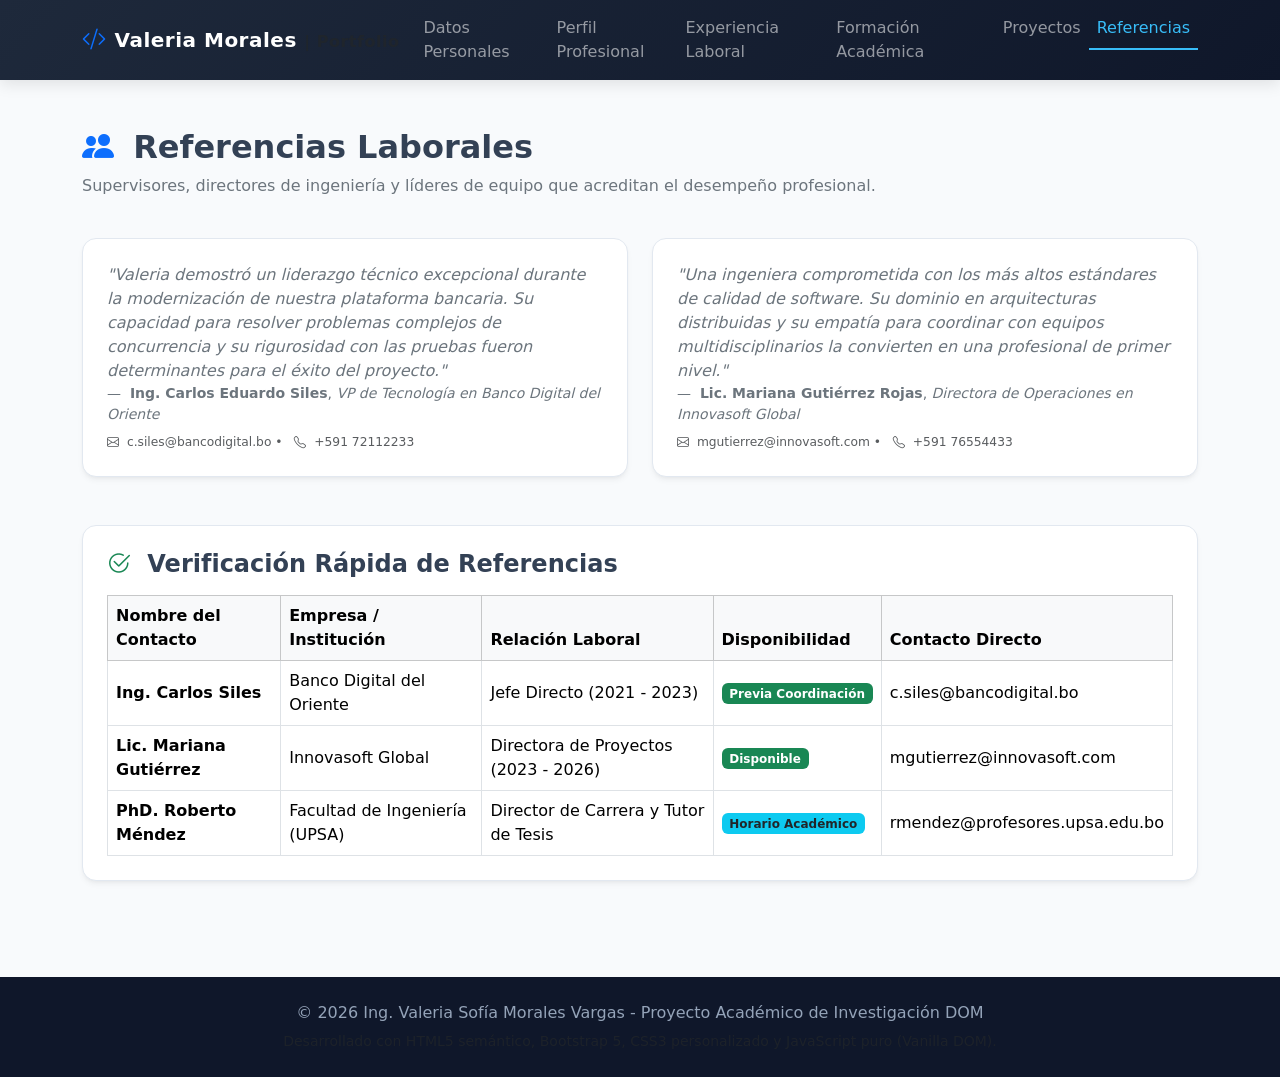
<file: referencias.html>
<!DOCTYPE html>
<html lang="es">
<head>
    <meta charset="UTF-8">
    <meta name="viewport" content="width=device-width, initial-scale=1.0">
    <title>Perfil Profesional - Ing. Valeria Morales</title>
    <!-- Bootstrap 5.3 CSS -->
    <link href="https://cdn.jsdelivr.net/npm/bootstrap@5.3.2/dist/css/bootstrap.min.css" rel="stylesheet">
    <!-- Bootstrap Icons -->
    <link rel="stylesheet" href="https://cdn.jsdelivr.net/npm/bootstrap-icons@1.11.1/font/bootstrap-icons.css">
    <!-- Estilos CSS Propios (Separados) -->
    <link rel="stylesheet" href="css/styles.css">
</head>
<body>
    <!-- Barra de Navegación Unificada -->
    <nav class="navbar navbar-expand-lg navbar-dark navbar-custom sticky-top">
        <div class="container">
            <a class="navbar-brand d-flex align-items-center" href="index.html">
                <i class="bi bi-code-slash text-primary me-2 fs-4"></i>
                <span>Valeria Morales <small class="text-muted fs-6 d-none d-sm-inline">| Portfolio</small></span>
            </a>
            <button class="navbar-toggler" type="button" data-bs-toggle="collapse" data-bs-target="#navbarNavDropdown" aria-controls="navbarNavDropdown" aria-expanded="false" aria-label="Toggle navigation">
                <span class="navbar-toggler-icon"></span>
            </button>
            <div class="collapse navbar-collapse" id="navbarNavDropdown">
                <ul class="navbar-nav ms-auto">
                    
                    <li class="nav-item">
                        <a class="nav-link " href="index.html">Datos Personales</a>
                    </li>
                    <li class="nav-item">
                        <a class="nav-link " href="perfil.html">Perfil Profesional</a>
                    </li>
                    <li class="nav-item">
                        <a class="nav-link " href="experiencia.html">Experiencia Laboral</a>
                    </li>
                    <li class="nav-item">
                        <a class="nav-link " href="formacion.html">Formación Académica</a>
                    </li>
                    <li class="nav-item">
                        <a class="nav-link " href="proyectos.html">Proyectos</a>
                    </li>
                    <li class="nav-item">
                        <a class="nav-link active" href="referencias.html">Referencias</a>
                    </li>
                </ul>
            </div>
        </div>
    </nav>

    <main class="container my-5">
        <div class="row mb-4">
            <div class="col-12">
                <h2 class="fw-bold"><i class="bi bi-people-fill text-primary me-2"></i> Referencias Laborales</h2>
                <p class="text-secondary">Supervisores, directores de ingeniería y líderes de equipo que acreditan el desempeño profesional.</p>
            </div>
        </div>

        <!-- Cartas / Testimonios en Blockquotes de Bootstrap -->
        <div class="row g-4 mb-5">
            <div class="col-md-6">
                <div class="custom-card p-4 h-100">
                    <figure class="mb-0">
                        <blockquote class="blockquote">
                            <p class="fs-6 fst-italic text-secondary">
                                "Valeria demostró un liderazgo técnico excepcional durante la modernización de nuestra plataforma bancaria. Su capacidad para resolver problemas complejos de concurrencia y su rigurosidad con las pruebas fueron determinantes para el éxito del proyecto."
                            </p>
                        </blockquote>
                        <figcaption class="blockquote-footer mb-0">
                            <strong>Ing. Carlos Eduardo Siles</strong>, <cite title="Cargo">VP de Tecnología en Banco Digital del Oriente</cite>
                            <div class="mt-2 text-muted small">
                                <i class="bi bi-envelope me-1"></i> c.siles@bancodigital.bo &bull; <i class="bi bi-telephone ms-2 me-1"></i> +591 72112233
                            </div>
                        </figcaption>
                    </figure>
                </div>
            </div>

            <div class="col-md-6">
                <div class="custom-card p-4 h-100">
                    <figure class="mb-0">
                        <blockquote class="blockquote">
                            <p class="fs-6 fst-italic text-secondary">
                                "Una ingeniera comprometida con los más altos estándares de calidad de software. Su dominio en arquitecturas distribuidas y su empatía para coordinar con equipos multidisciplinarios la convierten en una profesional de primer nivel."
                            </p>
                        </blockquote>
                        <figcaption class="blockquote-footer mb-0">
                            <strong>Lic. Mariana Gutiérrez Rojas</strong>, <cite title="Cargo">Directora de Operaciones en Innovasoft Global</cite>
                            <div class="mt-2 text-muted small">
                                <i class="bi bi-envelope me-1"></i> mgutierrez@innovasoft.com &bull; <i class="bi bi-telephone ms-2 me-1"></i> +591 76554433
                            </div>
                        </figcaption>
                    </figure>
                </div>
            </div>
        </div>

        <!-- Tabla Resumen de Contacto de Referencias -->
        <div class="custom-card p-4">
            <h4 class="fw-bold mb-3"><i class="bi bi-check2-circle text-success me-2"></i> Verificación Rápida de Referencias</h4>
            <div class="table-responsive">
                <table class="table table-bordered align-middle mb-0">
                    <thead class="table-light">
                        <tr>
                            <th>Nombre del Contacto</th>
                            <th>Empresa / Institución</th>
                            <th>Relación Laboral</th>
                            <th>Disponibilidad</th>
                            <th>Contacto Directo</th>
                        </tr>
                    </thead>
                    <tbody>
                        <tr>
                            <td class="fw-bold">Ing. Carlos Siles</td>
                            <td>Banco Digital del Oriente</td>
                            <td>Jefe Directo (2021 - 2023)</td>
                            <td><span class="badge bg-success">Previa Coordinación</span></td>
                            <td>c.siles@bancodigital.bo</td>
                        </tr>
                        <tr>
                            <td class="fw-bold">Lic. Mariana Gutiérrez</td>
                            <td>Innovasoft Global</td>
                            <td>Directora de Proyectos (2023 - 2026)</td>
                            <td><span class="badge bg-success">Disponible</span></td>
                            <td>mgutierrez@innovasoft.com</td>
                        </tr>
                        <tr>
                            <td class="fw-bold">PhD. Roberto Méndez</td>
                            <td>Facultad de Ingeniería (UPSA)</td>
                            <td>Director de Carrera y Tutor de Tesis</td>
                            <td><span class="badge bg-info text-dark">Horario Académico</span></td>
                            <td>rmendez@profesores.upsa.edu.bo</td>
                        </tr>
                    </tbody>
                </table>
            </div>
        </div>
    </main>

    <!-- Pie de Página Unificado -->
    <footer>
        <div class="container text-center">
            <p class="mb-1">&copy; 2026 Ing. Valeria Sofía Morales Vargas - Proyecto Académico de Investigación DOM</p>
            <small class="text-muted">Desarrollado con HTML5 semántico, Bootstrap 5, CSS3 personalizado y JavaScript puro (Vanilla DOM).</small>
        </div>
    </footer>

    <!-- Bootstrap Bundle JS (con Popper) -->
    <script src="https://cdn.jsdelivr.net/npm/bootstrap@5.3.2/dist/js/bootstrap.bundle.min.js"></script>
    <!-- Código JS Propio (Separado para manipulación del DOM) -->
    <script src="js/main.js"></script>
</body>
</html>
</file>
<file: css/styles.css>
/* ========================================================
   HOJA DE ESTILOS CSS - PERFIL PROFESIONAL
   Diseño modular, responsivo y complementario a Bootstrap 5
   ======================================================== */

:root {
    --primary-color: #2563eb;
    --primary-hover: #1d4ed8;
    --secondary-color: #0ea5e9;
    --dark-bg: #0f172a;
    --light-bg: #f8fafc;
    --card-bg: #ffffff;
    --text-main: #334155;
    --text-muted: #64748b;
    --border-color: #e2e8f0;
    --accent-color: #10b981;
    --transition: all 0.3s ease;
}

body {
    font-family: 'Segoe UI', system-ui, -apple-system, sans-serif;
    color: var(--text-main);
    background-color: var(--light-bg);
    min-height: 100vh;
    display: flex;
    flex-direction: column;
}

main {
    flex: 1 0 auto;
}

/* Barra de navegación */
.navbar-custom {
    background: linear-gradient(135deg, #1e293b, #0f172a);
    box-shadow: 0 4px 15px rgba(0, 0, 0, 0.1);
}

.navbar-brand {
    font-weight: 700;
    letter-spacing: 0.5px;
}

.nav-link {
    font-weight: 500;
    transition: var(--transition);
}

.nav-link.active {
    color: #38bdf8 !important;
    border-bottom: 2px solid #38bdf8;
}

/* Tarjetas y Contenedores */
.custom-card {
    background: var(--card-bg);
    border: 1px solid var(--border-color);
    border-radius: 14px;
    box-shadow: 0 4px 6px -1px rgba(0, 0, 0, 0.05), 0 2px 4px -2px rgba(0, 0, 0, 0.05);
    transition: var(--transition);
}

.custom-card:hover {
    box-shadow: 0 10px 15px -3px rgba(0, 0, 0, 0.1);
}

/* Caja de Demostración del DOM (Área interactiva para la investigación) */
.dom-demo-box {
    background: #eff6ff;
    border: 2px dashed #93c5fd;
    border-radius: 12px;
    padding: 1.25rem;
    margin-top: 1.5rem;
    position: relative;
}

.dom-demo-box .badge-dom {
    position: absolute;
    top: -12px;
    left: 20px;
    background-color: #2563eb;
    color: #ffffff;
    font-size: 0.75rem;
    letter-spacing: 0.5px;
    padding: 4px 10px;
    border-radius: 20px;
}

/* Clases dinámicas agregadas/quitadas por JavaScript */
.modo-lectura {
    background-color: #fefce8 !important;
    color: #451a03 !important;
    font-size: 1.15rem !important;
    line-height: 1.8 !important;
    border-left: 6px solid #eab308 !important;
    padding: 1.5rem !important;
    border-radius: 8px;
    transition: var(--transition);
}

.resaltado-activo {
    background-color: #fef08a !important;
    transform: scale(1.02);
    box-shadow: 0 0 15px rgba(234, 179, 8, 0.4);
    border-color: #eab308 !important;
}

.elemento-destacado {
    border: 2px solid #10b981 !important;
    background-color: #ecfdf5 !important;
    transition: var(--transition);
}

.texto-animado {
    animation: fadeInScale 0.4s ease-out;
}

@keyframes fadeInScale {
    from {
        opacity: 0;
        transform: translateY(10px);
    }
    to {
        opacity: 1;
        transform: translateY(0);
    }
}

/* Timeline para Formación / Experiencia */
.timeline {
    position: relative;
    padding-left: 2rem;
    border-left: 3px solid #cbd5e1;
}

.timeline-item {
    position: relative;
    margin-bottom: 2rem;
}

.timeline-item::before {
    content: '';
    position: absolute;
    left: -2.45rem;
    top: 4px;
    width: 16px;
    height: 16px;
    border-radius: 50%;
    background-color: var(--primary-color);
    border: 3px solid #ffffff;
}

/* Footer */
footer {
    background: #0f172a;
    color: #94a3b8;
    padding: 1.5rem 0;
    margin-top: 3rem;
}

footer a {
    color: #38bdf8;
    text-decoration: none;
}
</file>
